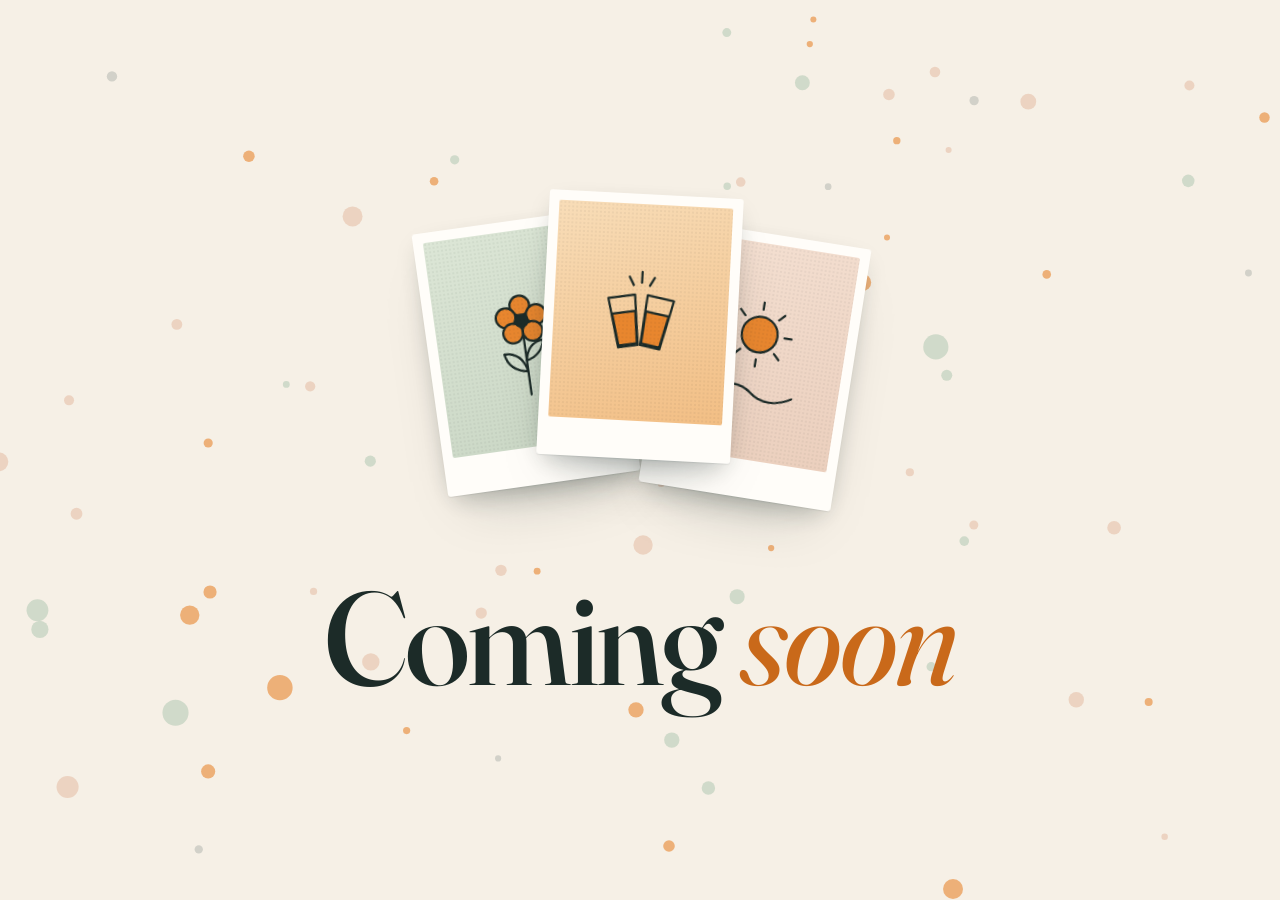
<file: index.html>
<!DOCTYPE html>
<html lang="en">
<head>
  <meta charset="utf-8">
  <meta name="viewport" content="width=device-width, initial-scale=1, viewport-fit=cover">
  <title>Dr. Jaskeet — Coming soon</title>
  <meta name="description" content="Coming soon.">
  <meta name="theme-color" content="#F6F0E6">
  <link rel="icon" href="data:image/svg+xml,%3Csvg xmlns='http://www.w3.org/2000/svg' viewBox='0 0 64 64'%3E%3Crect width='64' height='64' rx='14' fill='%2317332F'/%3E%3Ccircle cx='32' cy='27' r='9' fill='%23E8862E'/%3E%3Cpath d='M32 36v16' stroke='%23F6F0E6' stroke-width='4' stroke-linecap='round'/%3E%3C/svg%3E">
  <link rel="preconnect" href="https://fonts.googleapis.com">
  <link rel="preconnect" href="https://fonts.gstatic.com" crossorigin>
  <link href="https://fonts.googleapis.com/css2?family=Caveat:wght@500;600&family=DM+Sans:opsz,wght@9..40,400;9..40,500;9..40,600&family=Fraunces:ital,opsz,wght@0,9..144,400;0,9..144,500;0,9..144,600;1,9..144,400;1,9..144,500&display=swap" rel="stylesheet">
  <link rel="stylesheet" href="styles.css?v=5">
  <style>
    /* Coming-soon page: only the words "Coming soon", with the story site's prints and colours. */
    body { min-height: 100vh; min-height: 100svh; display: grid; }
    main { display: grid; position: relative; overflow: hidden; }
    .soon.hero {
      min-height: 0; width: 100%;
      padding: 40px var(--gutter);
      grid-template-columns: 1fr;
      justify-items: center; align-content: center;
      gap: clamp(28px, 5vh, 56px);
      text-align: center;
    }
    .soon h1 { font-size: clamp(54px, 13vw, 132px); animation: rise .9s cubic-bezier(.2, .7, .2, 1) .5s both; }
    .soon .hero__stack { max-width: 440px; width: 100%; height: clamp(230px, 62vw, 330px); margin: 0; }
    .soon .hero__stack .print { width: 44%; padding-bottom: clamp(26px, 6vw, 38px); }
    .soon .print--a { left: 2%; top: 8%; }
    .soon .print--b { left: 28%; top: 0; }
    .soon .print--c { right: 2%; left: auto; top: 12%; }
    @keyframes rise { from { opacity: 0; translate: 0 18px; } }

    /* The prints drop in, then bob gently. */
    .soon .print { animation: drop .9s cubic-bezier(.2, .8, .2, 1) both, bob 6s ease-in-out infinite; }
    .soon .print--a { animation-delay: .1s, 1.1s; }
    .soon .print--b { animation-delay: .25s, 1.7s; animation-duration: .9s, 7s; }
    .soon .print--c { animation-delay: .4s, 1.4s; animation-duration: .9s, 6.5s; }
    @keyframes drop { from { opacity: 0; translate: 0 -40px; } }
    @keyframes bob { 0%, 100% { translate: 0 0; } 50% { translate: 0 -9px; } }

    .rays { transform-origin: 60px 56px; animation: spin 24s linear infinite; }
    @keyframes spin { to { transform: rotate(360deg); } }

    /* Particle field: canvas fills <main>, above the page background, below the hero. */
    .field { position: absolute; inset: 0; width: 100%; height: 100%; z-index: 0; pointer-events: none; display: block; }
    .soon.hero { position: relative; z-index: 1; }
  </style>
</head>
<body>


  <main>
    <canvas class="field" aria-hidden="true"></canvas>

    <section class="hero soon">
      <div class="hero__stack" aria-hidden="true">
        <figure class="print print--a">
          <div class="print__img tone-sage">
            <svg viewBox="0 0 120 150">
              <path d="M60 138V74" class="ln"/>
              <path d="M60 112c-14-2-22-10-24-22 13 0 21 8 24 22zM60 100c12-3 19-10 21-21-12 1-19 8-21 21z" class="ln"/>
              <g class="fill">
                <circle cx="60" cy="38" r="11"/><circle cx="43" cy="50" r="11"/><circle cx="77" cy="50" r="11"/>
                <circle cx="49" cy="68" r="11"/><circle cx="71" cy="68" r="11"/>
              </g>
              <circle cx="60" cy="55" r="8" class="dot"/>
            </svg>
          </div>
        </figure>
        <figure class="print print--b">
          <div class="print__img tone-juice">
            <svg viewBox="0 0 120 150">
              <g transform="rotate(-10 42 86)">
                <path d="M28 58h30l-4 56H32z" class="ln"/>
                <path d="M30 76h26l-2.6 36H32.6z" class="fill"/>
              </g>
              <g transform="rotate(10 78 86)">
                <path d="M62 58h30l-4 56H66z" class="ln"/>
                <path d="M64 76h26l-2.6 36H66.6z" class="fill"/>
              </g>
              <path d="M60 30v12M46 36l5 9M74 36l-5 9" class="ln"/>
            </svg>
          </div>
        </figure>
        <figure class="print print--c">
          <div class="print__img tone-blush">
            <svg viewBox="0 0 120 150">
              <circle cx="60" cy="56" r="20" class="fill"/>
              <path class="ln rays" d="M60 20v8M60 84v8M24 56h8M88 56h8M35 31l6 6M79 75l6 6M85 31l-6 6M41 75l-6 6"/>
              <path d="M14 122c18-10 34-10 46 0s30 10 46 0" class="ln"/>
            </svg>
          </div>
        </figure>
      </div>

      <h1>Coming <em>soon</em></h1>
    </section>
  </main>


  <script>
  (function () {
    'use strict';
    var canvas = document.querySelector('.field');
    if (!canvas || !canvas.getContext) return;
    var ctx = canvas.getContext('2d');
    if (!ctx) return;

    /* ---- Tunables ---- */
    var AREA_PER_PARTICLE = 14500;  /* px^2 per particle: ~70 on 1280x800, ~26 on 375x812 */
    var MIN_COUNT = 26, MAX_COUNT = 80;
    var REPEL_RADIUS = 140;         /* px */
    var REPEL_STRENGTH = 2.4;       /* push strength right at the cursor (higher = stronger) */
    var DRIFT_SPEED = 0.28;         /* px/frame at 60fps, typical wander speed */
    var TURN = 0.04;                /* how fast the wander heading changes (rad/frame) */
    var EASE = 0.025;               /* how quickly velocity settles back to drift (per frame) */
    var DPR_CAP = 2;

    var COLORS = ['#E8862E', '#C9D6C4', '#EBCFBD', '#17332F'];
    var ALPHAS = [0.6, 0.85, 0.9, 0.16];            /* green kept faint */
    var PICK = [0, 0, 0, 1, 1, 1, 2, 2, 2, 3];      /* weighted colour choice, green ~10% */

    var reduce = window.matchMedia && window.matchMedia('(prefers-reduced-motion: reduce)').matches;

    var W = 0, H = 0, dpr = 1, n = 0;
    var X, Y, VX, VY, R, HD, SP, CI;
    var px = 0, py = 0, active = false;
    var rect = canvas.getBoundingClientRect();
    var raf = 0, last = 0;

    function rnd(a, b) { return a + Math.random() * (b - a); }

    function seed(i) {
      var big = Math.random() < 0.12;
      X[i] = Math.random() * W;
      Y[i] = Math.random() * H;
      R[i] = big ? rnd(10, 14) : 3 + Math.pow(Math.random(), 1.8) * 7;
      HD[i] = Math.random() * 6.2832;
      SP[i] = DRIFT_SPEED * rnd(0.5, 1.4) * (big ? 0.6 : 1);
      VX[i] = Math.cos(HD[i]) * SP[i];
      VY[i] = Math.sin(HD[i]) * SP[i];
      CI[i] = PICK[(Math.random() * PICK.length) | 0];
    }

    function resize() {
      var w = canvas.clientWidth, h = canvas.clientHeight;
      if (!w || !h) return;
      var oldW = W, oldH = H;
      dpr = Math.min(window.devicePixelRatio || 1, DPR_CAP);
      canvas.width = Math.round(w * dpr);
      canvas.height = Math.round(h * dpr);
      W = w; H = h;
      ctx.setTransform(dpr, 0, 0, dpr, 0, 0);
      rect = canvas.getBoundingClientRect();
      var want = Math.max(MIN_COUNT, Math.min(MAX_COUNT, Math.round(W * H / AREA_PER_PARTICLE)));
      if (want !== n || !X) {
        n = want;
        X = new Float32Array(n); Y = new Float32Array(n);
        VX = new Float32Array(n); VY = new Float32Array(n);
        R = new Float32Array(n); HD = new Float32Array(n);
        SP = new Float32Array(n); CI = new Uint8Array(n);
        for (var i = 0; i < n; i++) seed(i);
      } else if (oldW && oldH) {
        var sx = W / oldW, sy = H / oldH;
        for (var j = 0; j < n; j++) { X[j] *= sx; Y[j] *= sy; }
      }
      draw();
    }

    function draw() {
      ctx.clearRect(0, 0, W, H);
      for (var i = 0; i < n; i++) {
        var c = CI[i];
        ctx.globalAlpha = ALPHAS[c];
        ctx.fillStyle = COLORS[c];
        ctx.beginPath();
        ctx.arc(X[i], Y[i], R[i], 0, 6.2832);
        ctx.fill();
      }
      ctx.globalAlpha = 1;
    }

    function frame(t) {
      raf = requestAnimationFrame(frame);
      var dt = last ? (t - last) / 16.667 : 1;
      last = t;
      if (dt > 3) dt = 3;
      var r2 = REPEL_RADIUS * REPEL_RADIUS;
      var ease = 1 - Math.pow(1 - EASE, dt);
      for (var i = 0; i < n; i++) {
        /* wander: heading random-walks, velocity eases toward it */
        HD[i] += (Math.random() - 0.5) * TURN * 2 * dt;
        VX[i] += (Math.cos(HD[i]) * SP[i] - VX[i]) * ease;
        VY[i] += (Math.sin(HD[i]) * SP[i] - VY[i]) * ease;
        /* cursor repulsion: stronger the closer it is */
        if (active) {
          var dx = X[i] - px, dy = Y[i] - py, d2 = dx * dx + dy * dy;
          if (d2 < r2) {
            var d = Math.sqrt(d2) || 0.001;
            var k = 1 - d / REPEL_RADIUS;
            var f = REPEL_STRENGTH * k * k * 0.72 * dt / d;
            VX[i] += dx * f;
            VY[i] += dy * f;
          }
        }
        X[i] += VX[i] * dt;
        Y[i] += VY[i] * dt;
        /* wrap off the edges */
        var m = R[i] + 2;
        if (X[i] < -m) X[i] = W + m; else if (X[i] > W + m) X[i] = -m;
        if (Y[i] < -m) Y[i] = H + m; else if (Y[i] > H + m) Y[i] = -m;
      }
      draw();
    }

    function start() { if (!raf && !reduce && !document.hidden) { last = 0; raf = requestAnimationFrame(frame); } }
    function stop() { if (raf) { cancelAnimationFrame(raf); raf = 0; } }

    function onMove(e) {
      px = e.clientX - rect.left;
      py = e.clientY - rect.top;
      active = true;
    }
    function off() { active = false; }

    resize();
    window.addEventListener('resize', resize);
    if (reduce) return;

    window.addEventListener('pointermove', onMove, { passive: true });
    window.addEventListener('pointerdown', onMove, { passive: true });
    window.addEventListener('pointerup', function (e) { if (e.pointerType !== 'mouse') off(); }, { passive: true });
    window.addEventListener('pointercancel', off, { passive: true });
    document.documentElement.addEventListener('pointerleave', off, { passive: true });
    window.addEventListener('blur', off);
    window.addEventListener('scroll', function () { rect = canvas.getBoundingClientRect(); }, { passive: true });
    document.addEventListener('visibilitychange', function () { if (document.hidden) { stop(); off(); } else start(); });
    start();
  })();
  </script>
</body>
</html>
</file>
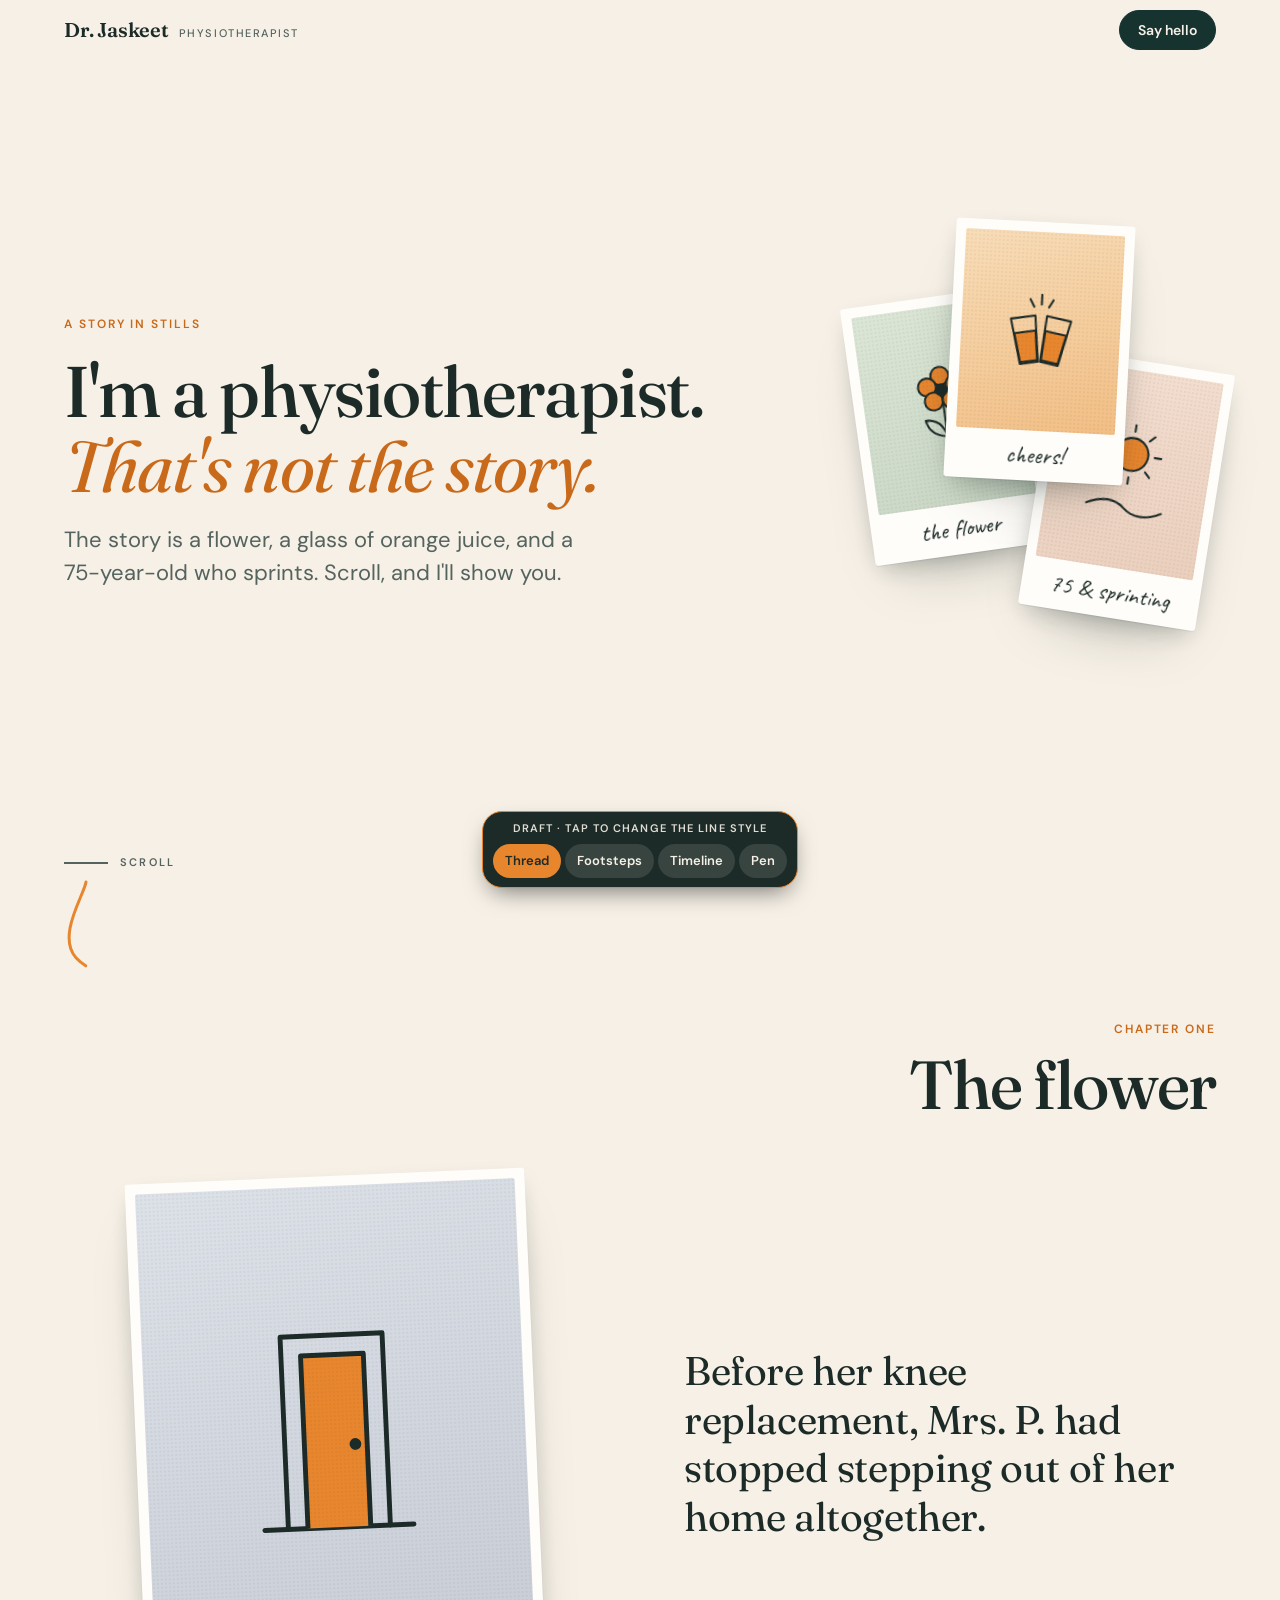
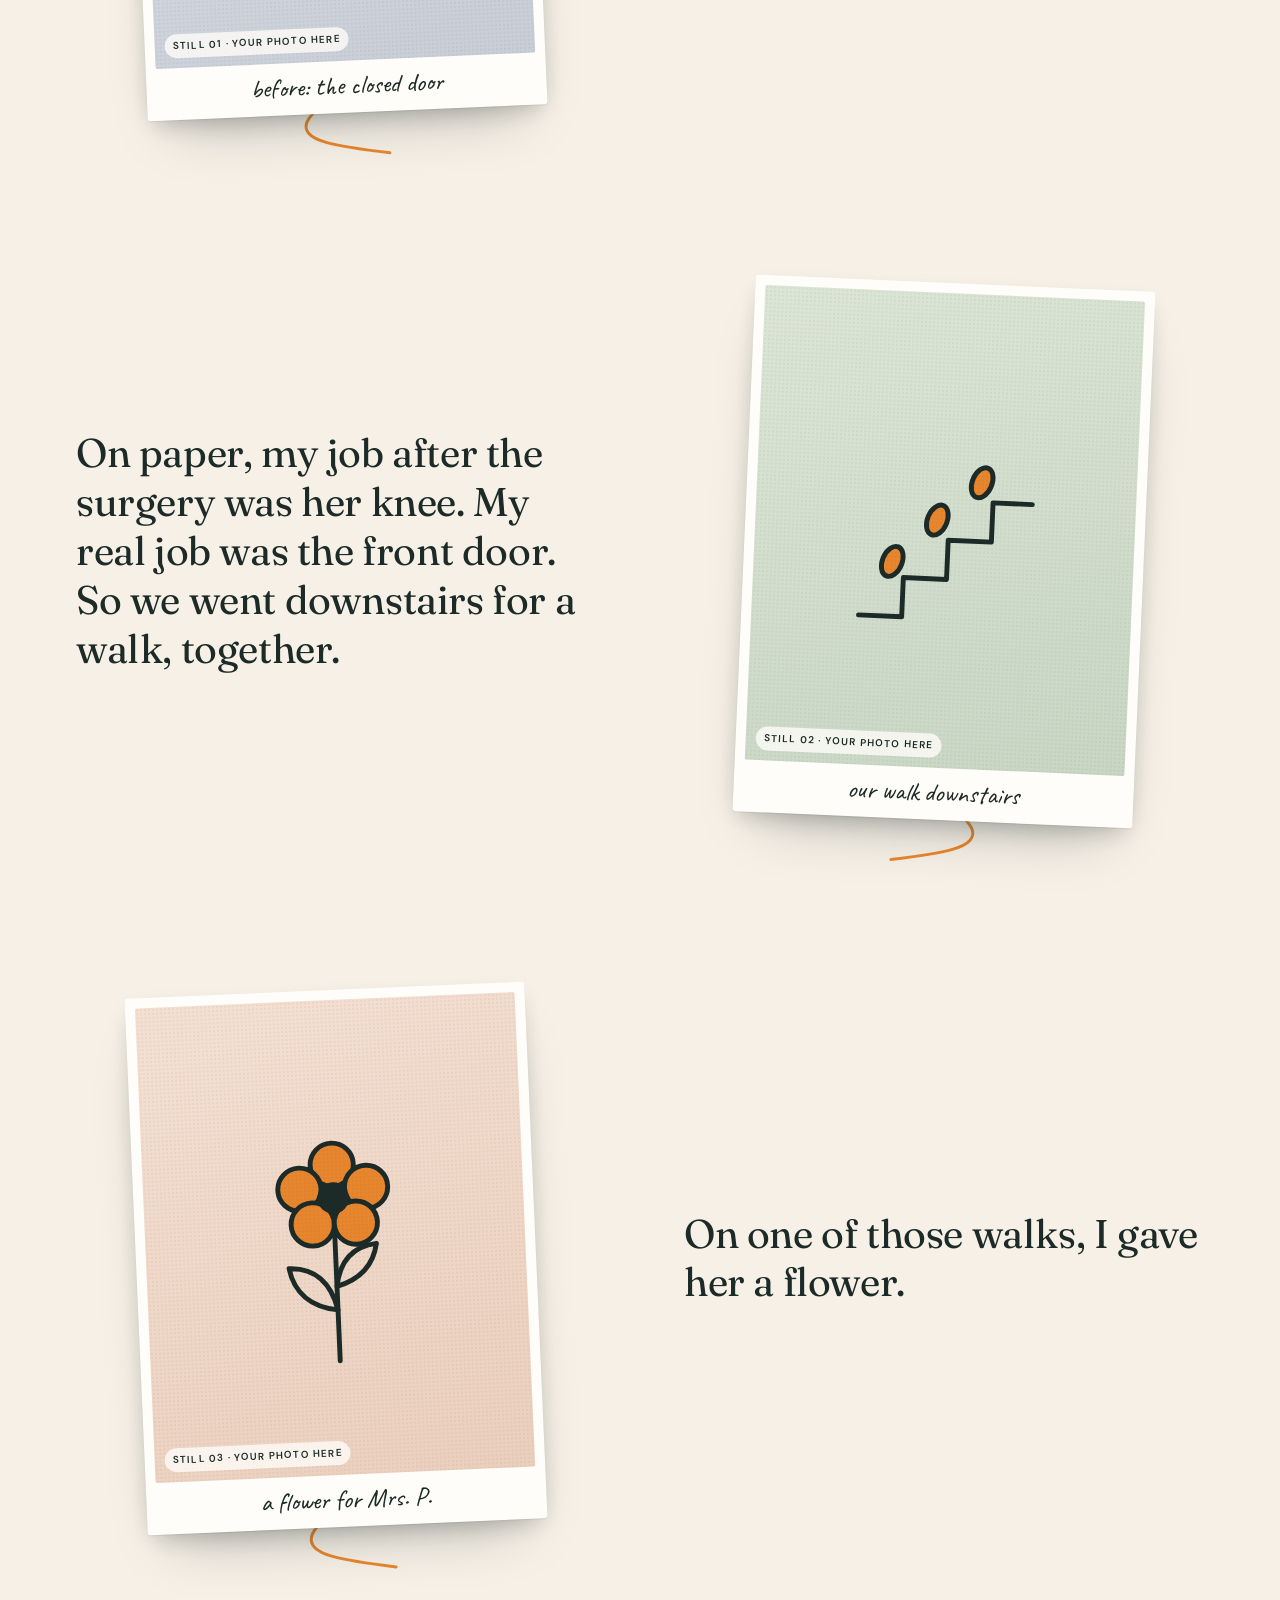
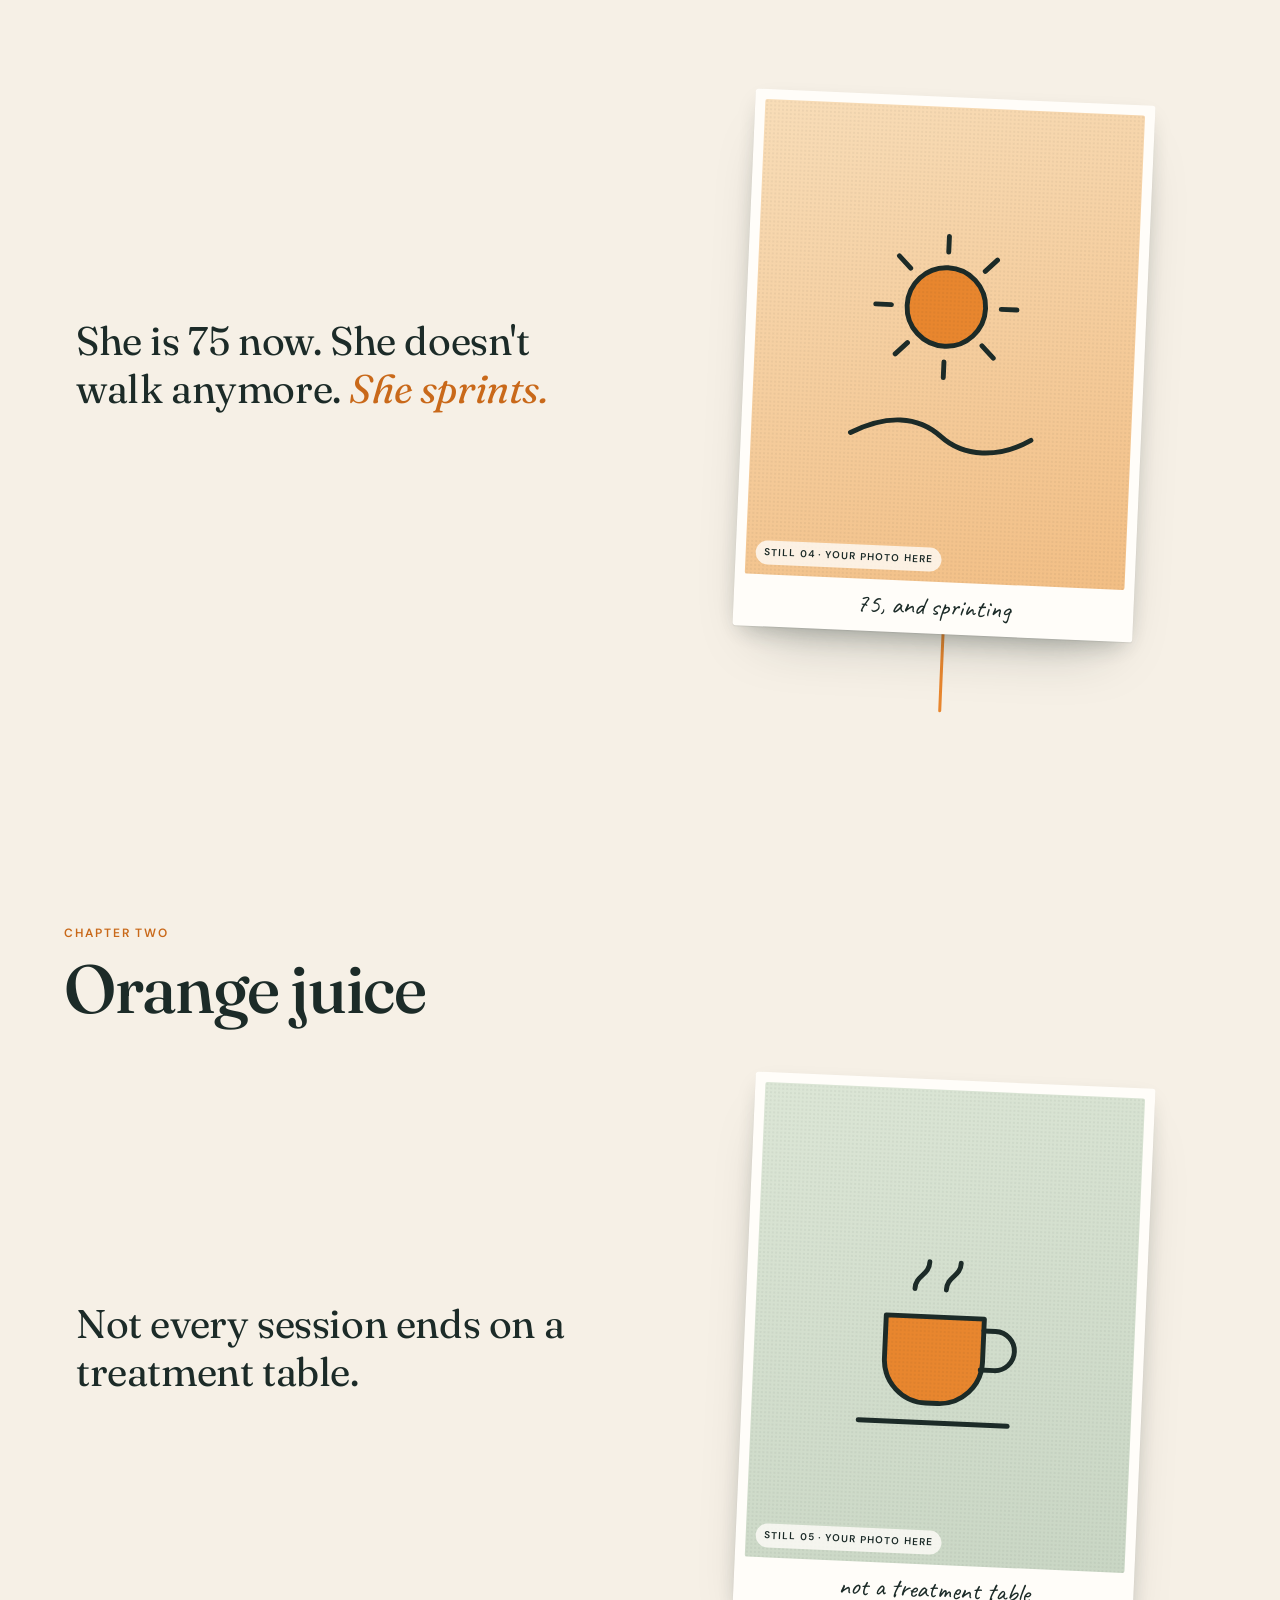
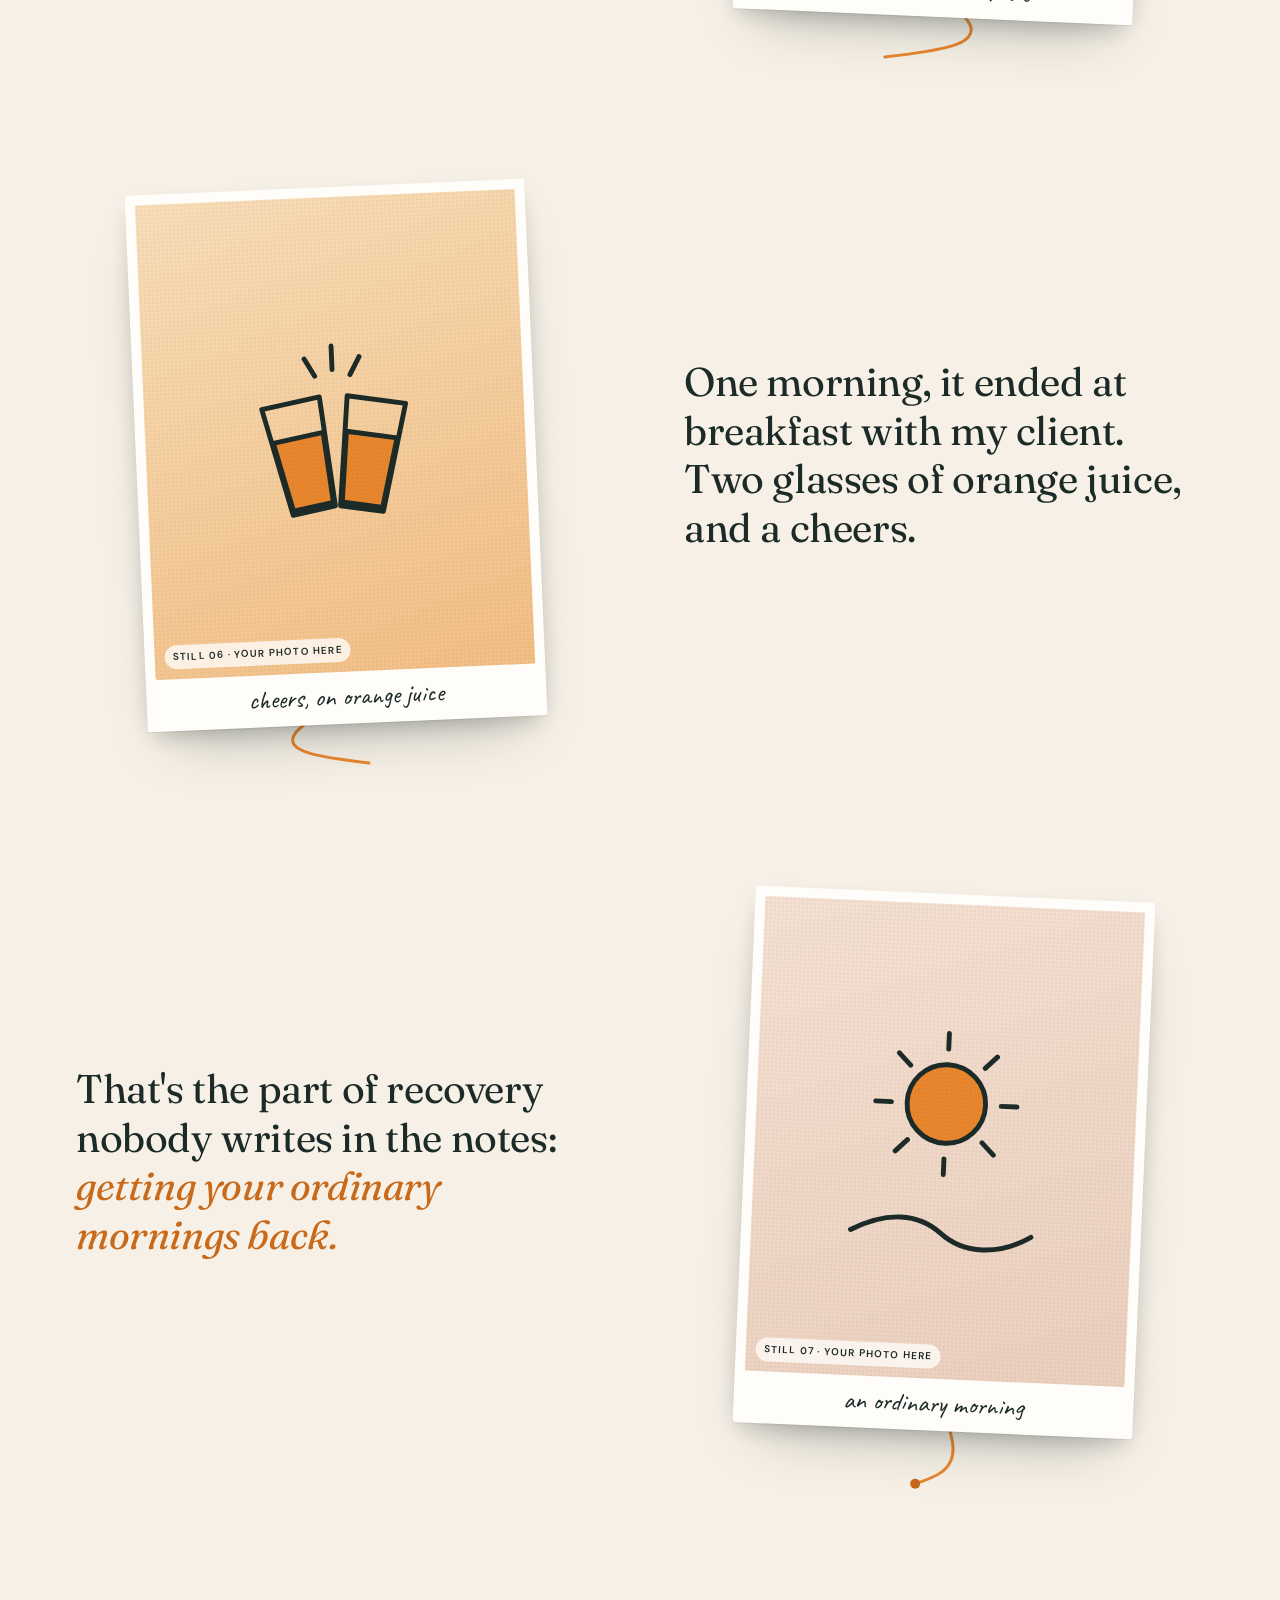
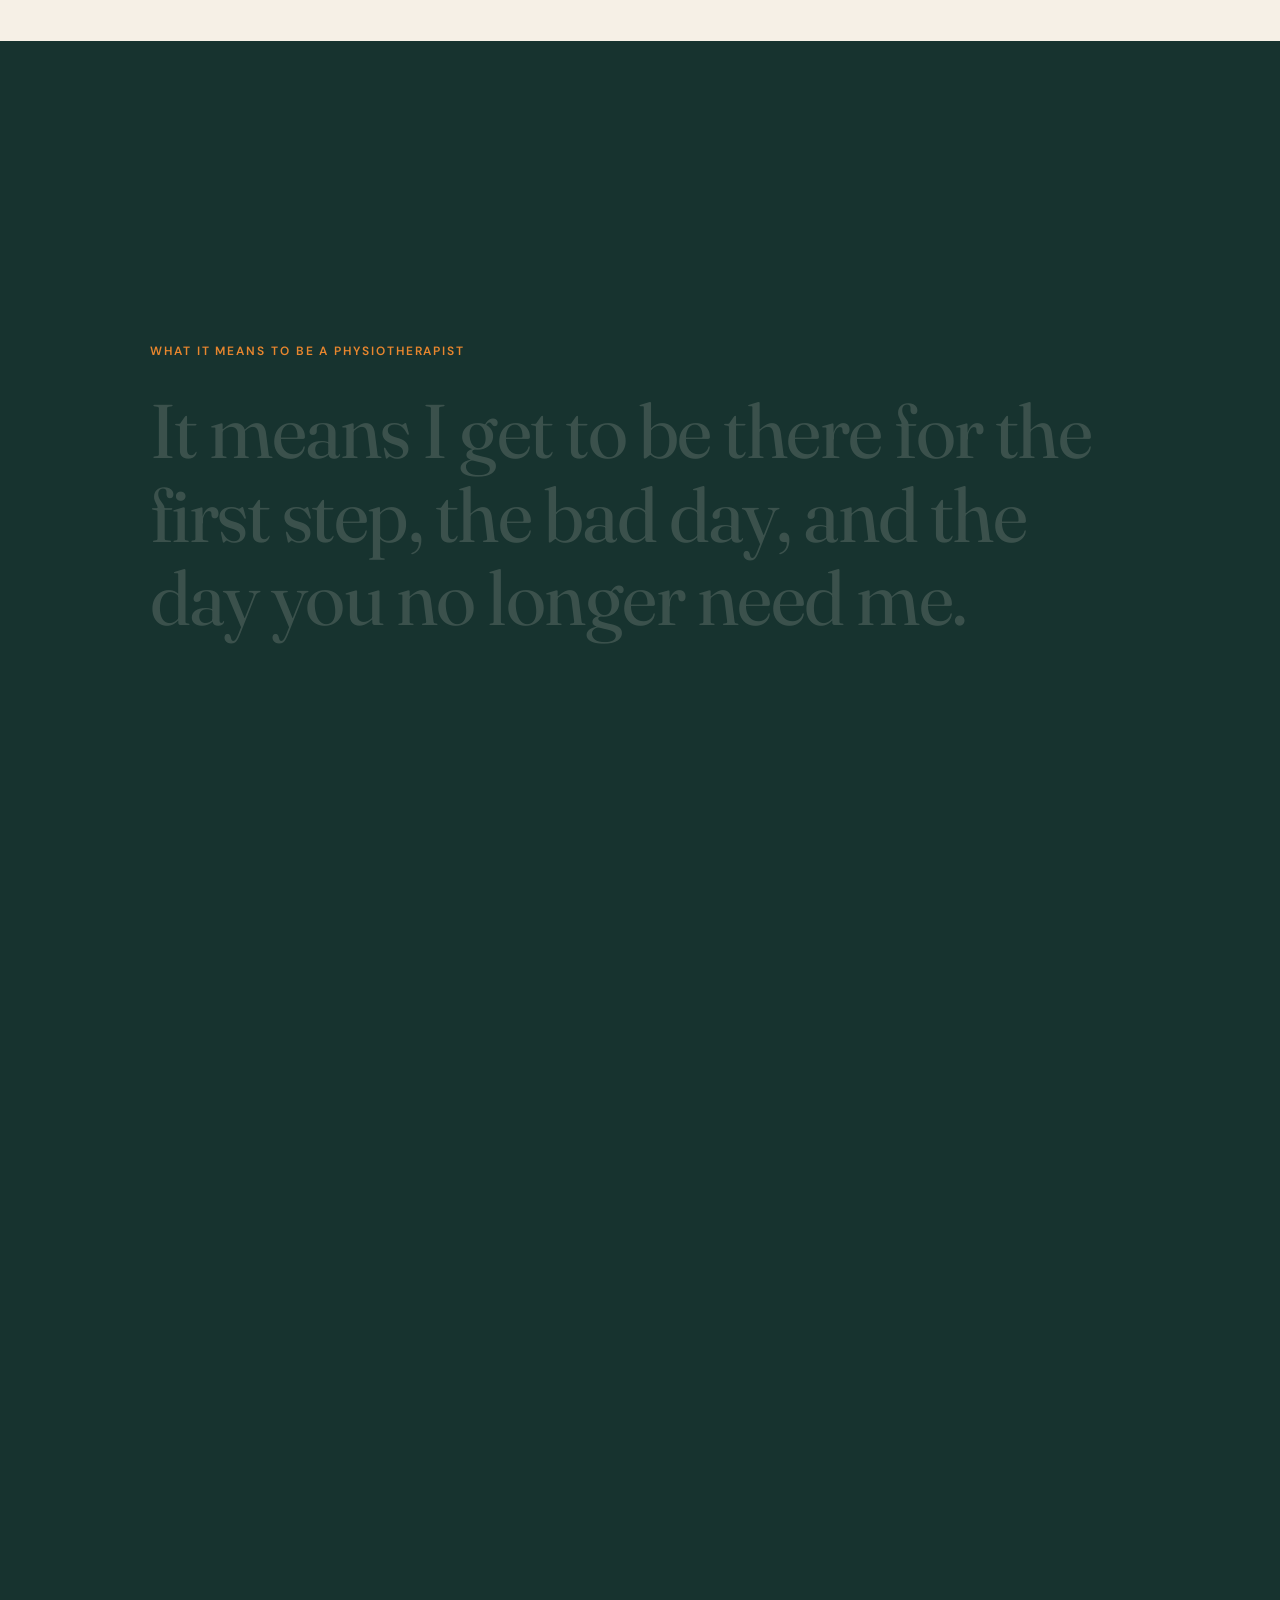
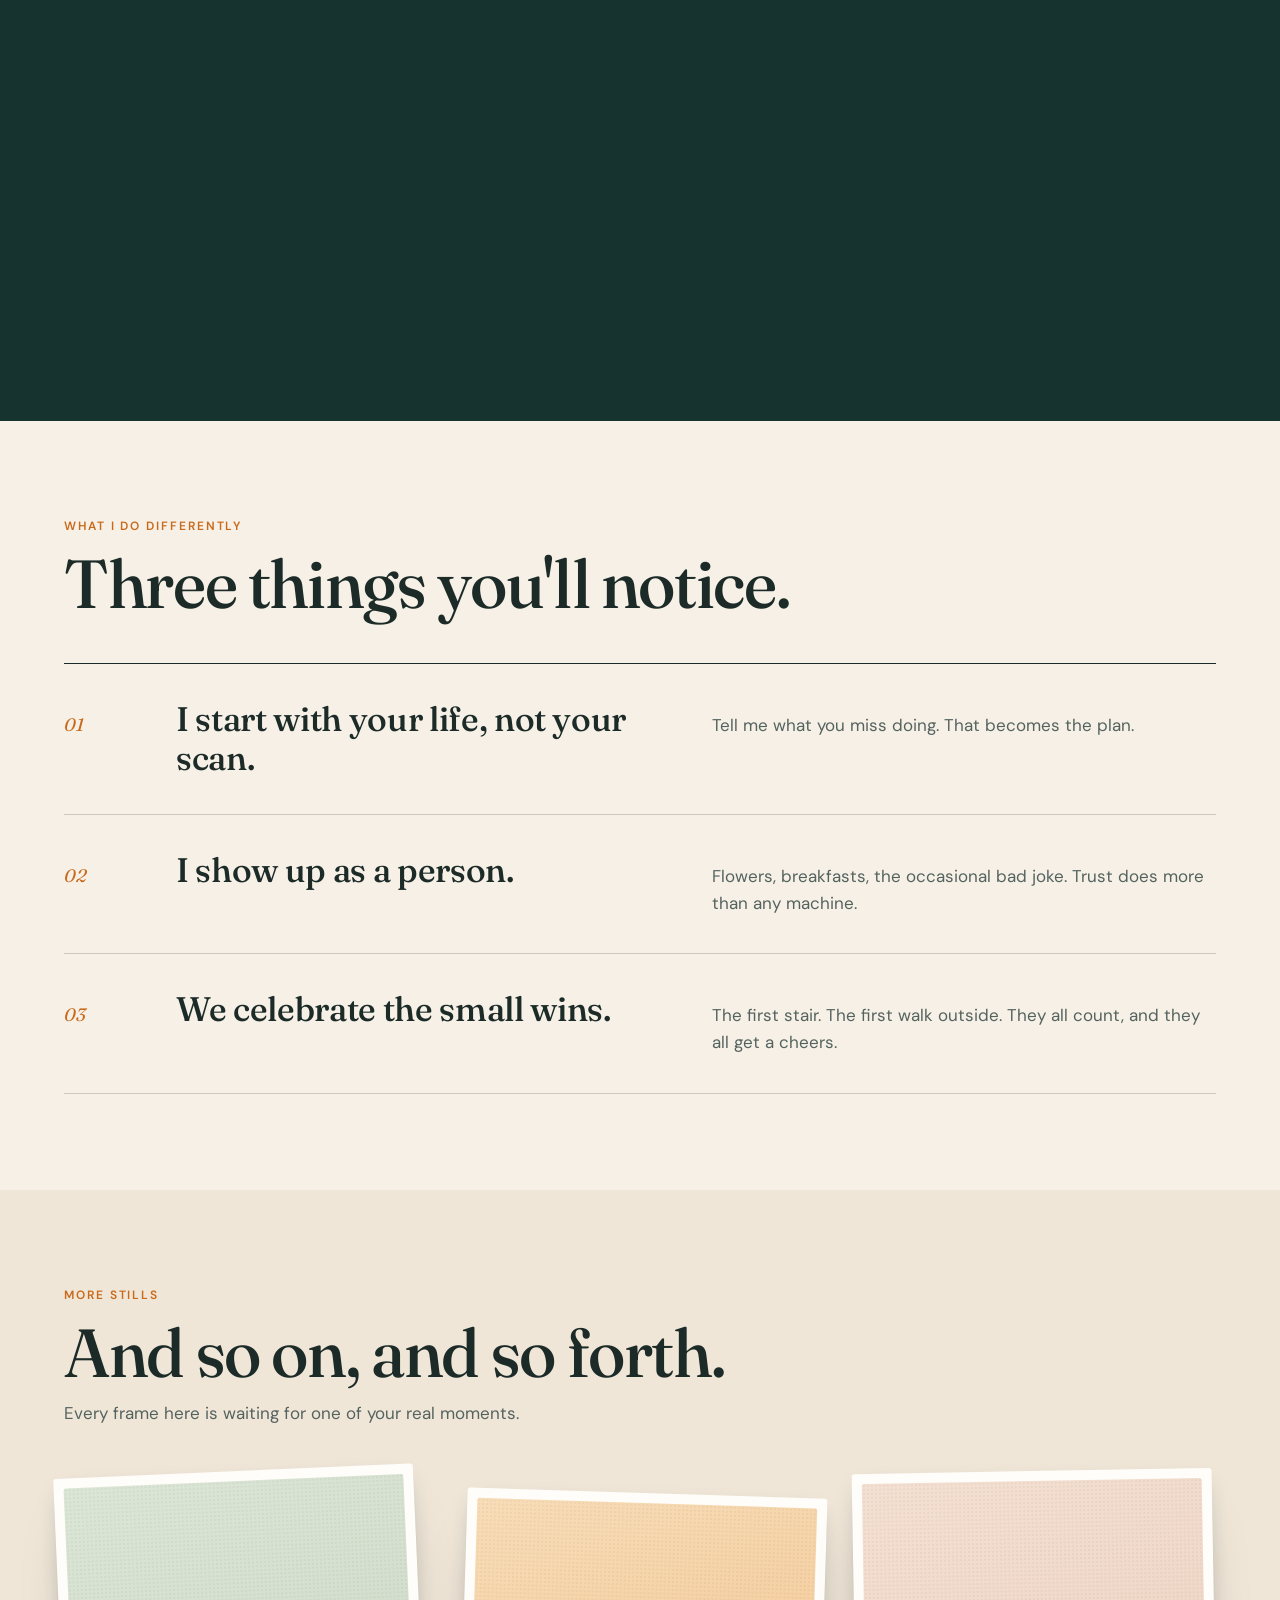
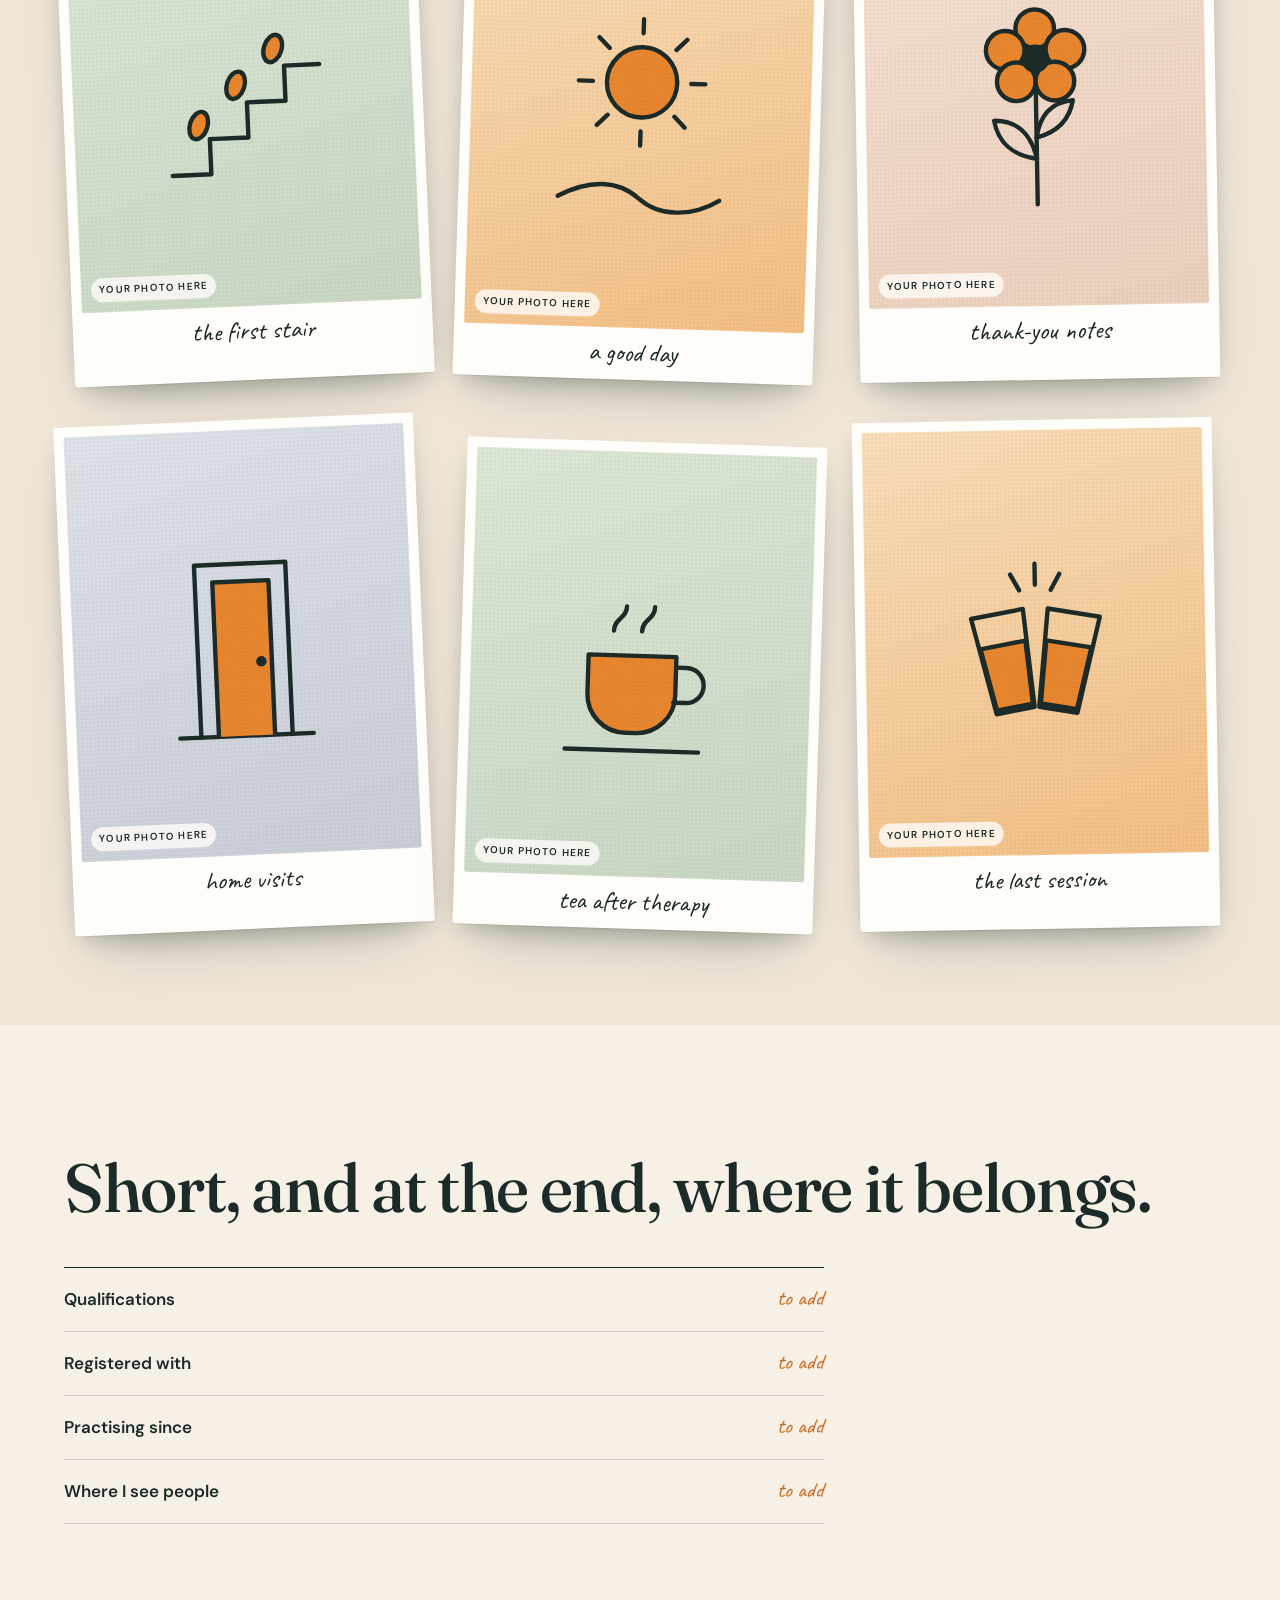
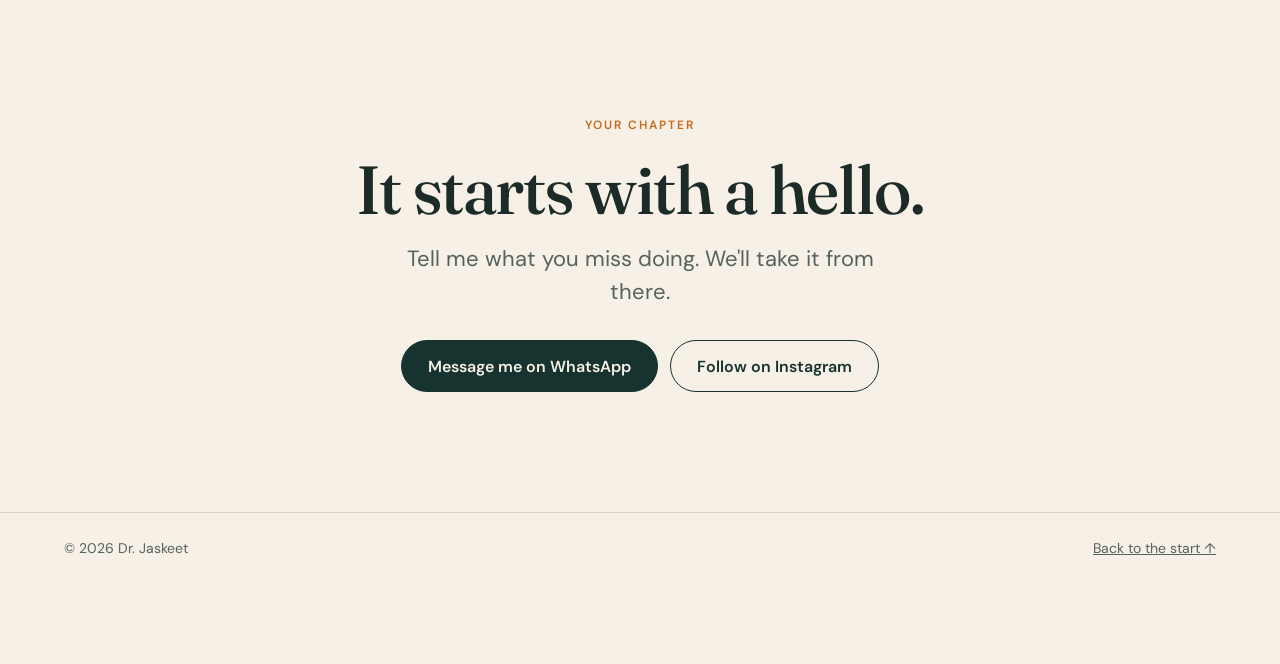
<file: preview/index.html>
<!DOCTYPE html>
<html lang="en" class="no-js">
<head>
  <meta charset="utf-8">
  <script>document.documentElement.classList.remove('no-js');</script>
  <meta name="viewport" content="width=device-width, initial-scale=1, viewport-fit=cover">
  <title>Dr. Jaskeet — Physiotherapist</title>
  <meta name="description" content="Dr. Jaskeet, physiotherapist. A few stills from my working days, and what they say about how I work.">
  <!-- Draft: keep search engines away until the real text and photos are in. Remove this line at launch. -->
  <meta name="robots" content="noindex, nofollow">
  <meta name="theme-color" content="#F6F0E6">
  <link rel="icon" href="data:image/svg+xml,%3Csvg xmlns='http://www.w3.org/2000/svg' viewBox='0 0 64 64'%3E%3Crect width='64' height='64' rx='14' fill='%2317332F'/%3E%3Ccircle cx='32' cy='27' r='9' fill='%23E8862E'/%3E%3Cpath d='M32 36v16' stroke='%23F6F0E6' stroke-width='4' stroke-linecap='round'/%3E%3C/svg%3E">
  <link rel="preconnect" href="https://fonts.googleapis.com">
  <link rel="preconnect" href="https://fonts.gstatic.com" crossorigin>
  <link href="https://fonts.googleapis.com/css2?family=Caveat:wght@500;600&family=DM+Sans:opsz,wght@9..40,400;9..40,500;9..40,600&family=Fraunces:ital,opsz,wght@0,9..144,400;0,9..144,500;0,9..144,600;1,9..144,400;1,9..144,500&display=swap" rel="stylesheet">
  <link rel="stylesheet" href="../styles.css?v=5">
</head>
<body>

  <div class="progress" aria-hidden="true"><span id="progressBar"></span></div>

  <header class="top" id="top">
    <a class="wordmark" href="#hero">Dr. Jaskeet<span>Physiotherapist</span></a>
    <a class="btn btn--small" href="#hello">Say hello</a>
  </header>

  <main>
    <svg class="trail" id="trail" aria-hidden="true"></svg>

    <!-- ───────────── Opening ───────────── -->
    <section class="hero" id="hero">
      <div class="hero__text">
        <p class="eyebrow reveal">A story in stills</p>
        <h1 class="reveal">I'm a physiotherapist.<br><em>That's not the story.</em></h1>
        <p class="lede reveal">The story is a flower, a glass of orange juice, and a 75-year-old who sprints. Scroll, and I'll show you.</p>
      </div>

      <div class="hero__stack" aria-hidden="true">
        <figure class="print print--a" data-drift="0.06">
          <div class="print__img tone-sage">
            <svg viewBox="0 0 120 150"><use href="#art-flower"/></svg>
          </div>
          <figcaption>the flower</figcaption>
        </figure>
        <figure class="print print--b" data-drift="-0.04">
          <div class="print__img tone-juice">
            <svg viewBox="0 0 120 150"><use href="#art-cheers"/></svg>
          </div>
          <figcaption>cheers!</figcaption>
        </figure>
        <figure class="print print--c" data-drift="0.1">
          <div class="print__img tone-blush">
            <svg viewBox="0 0 120 150"><use href="#art-sun"/></svg>
          </div>
          <figcaption>75 &amp; sprinting</figcaption>
        </figure>
      </div>

      <div class="scrollcue" aria-hidden="true" data-stop="start" data-side="right"><span></span>scroll</div>
    </section>

    <!-- ───────────── Chapter one ───────────── -->
    <section class="chapter" id="flower">
      <header class="chapter__head">
        <p class="eyebrow reveal">Chapter one</p>
        <h2 class="reveal">The flower</h2>
      </header>

      <div class="beats">
        <article class="beat" data-side="left">
          <figure class="print reveal" data-stop>
            <div class="print__img tone-dusk">
              <svg viewBox="0 0 120 150"><use href="#art-door"/></svg>
              <span class="tag">Still 01 · your photo here</span>
            </div>
            <figcaption>before: the closed door</figcaption>
          </figure>
          <p class="beat__text reveal">Before her knee replacement, Mrs. P. had stopped stepping out of her home altogether.</p>
        </article>

        <article class="beat" data-side="right">
          <figure class="print reveal" data-stop>
            <div class="print__img tone-sage">
              <svg viewBox="0 0 120 150"><use href="#art-steps"/></svg>
              <span class="tag">Still 02 · your photo here</span>
            </div>
            <figcaption>our walk downstairs</figcaption>
          </figure>
          <p class="beat__text reveal">On paper, my job after the surgery was her knee. My real job was the front door. So we went downstairs for a walk, together.</p>
        </article>

        <article class="beat" data-side="left">
          <figure class="print reveal" data-stop>
            <div class="print__img tone-blush">
              <svg viewBox="0 0 120 150"><use href="#art-flower"/></svg>
              <span class="tag">Still 03 · your photo here</span>
            </div>
            <figcaption>a flower for Mrs. P.</figcaption>
          </figure>
          <p class="beat__text reveal">On one of those walks, I gave her a flower.</p>
        </article>

        <article class="beat" data-side="right">
          <figure class="print reveal" data-stop>
            <div class="print__img tone-juice">
              <svg viewBox="0 0 120 150"><use href="#art-sun"/></svg>
              <span class="tag">Still 04 · your photo here</span>
            </div>
            <figcaption>75, and sprinting</figcaption>
          </figure>
          <p class="beat__text reveal">She is 75 now. She doesn't walk anymore. <em>She sprints.</em></p>
        </article>
      </div>
    </section>

    <!-- ───────────── Chapter two ───────────── -->
    <section class="chapter chapter--flip" id="juice">
      <header class="chapter__head">
        <p class="eyebrow reveal">Chapter two</p>
        <h2 class="reveal">Orange juice</h2>
      </header>

      <div class="beats">
        <article class="beat" data-side="right">
          <figure class="print reveal" data-stop>
            <div class="print__img tone-sage">
              <svg viewBox="0 0 120 150"><use href="#art-table"/></svg>
              <span class="tag">Still 05 · your photo here</span>
            </div>
            <figcaption>not a treatment table</figcaption>
          </figure>
          <p class="beat__text reveal">Not every session ends on a treatment table.</p>
        </article>

        <article class="beat" data-side="left">
          <figure class="print reveal" data-stop>
            <div class="print__img tone-juice">
              <svg viewBox="0 0 120 150"><use href="#art-cheers"/></svg>
              <span class="tag">Still 06 · your photo here</span>
            </div>
            <figcaption>cheers, on orange juice</figcaption>
          </figure>
          <p class="beat__text reveal">One morning, it ended at breakfast with my client. Two glasses of orange juice, and a cheers.</p>
        </article>

        <article class="beat" data-side="right">
          <figure class="print reveal" data-stop>
            <div class="print__img tone-blush">
              <svg viewBox="0 0 120 150"><use href="#art-sun"/></svg>
              <span class="tag">Still 07 · your photo here</span>
            </div>
            <figcaption>an ordinary morning</figcaption>
          </figure>
          <p class="beat__text reveal">That's the part of recovery nobody writes in the notes: <em>getting your ordinary mornings back.</em></p>
        </article>
      </div>
    </section>

    <!-- ───────────── Interlude ───────────── -->
    <section class="interlude" id="meaning" data-stop="end">
      <div class="interlude__pin">
        <p class="eyebrow">What it means to be a physiotherapist</p>
        <p class="interlude__line" id="wordReveal">It means I get to be there for the first step, the bad day, and the day you no longer need me.</p>
      </div>
    </section>

    <!-- ───────────── How I work ───────────── -->
    <section class="ways" id="ways">
      <header class="section__head">
        <p class="eyebrow reveal">What I do differently</p>
        <h2 class="reveal">Three things you'll notice.</h2>
      </header>
      <ol class="ways__list">
        <li class="reveal">
          <span class="num">01</span>
          <h3>I start with your life, not your scan.</h3>
          <p>Tell me what you miss doing. That becomes the plan.</p>
        </li>
        <li class="reveal">
          <span class="num">02</span>
          <h3>I show up as a person.</h3>
          <p>Flowers, breakfasts, the occasional bad joke. Trust does more than any machine.</p>
        </li>
        <li class="reveal">
          <span class="num">03</span>
          <h3>We celebrate the small wins.</h3>
          <p>The first stair. The first walk outside. They all count, and they all get a cheers.</p>
        </li>
      </ol>
    </section>

    <!-- ───────────── More stills ───────────── -->
    <section class="album" id="album">
      <header class="section__head">
        <p class="eyebrow reveal">More stills</p>
        <h2 class="reveal">And so on, and so forth.</h2>
        <p class="section__note reveal">Every frame here is waiting for one of your real moments.</p>
      </header>
      <div class="album__grid">
        <figure class="print reveal"><div class="print__img tone-sage"><svg viewBox="0 0 120 150"><use href="#art-steps"/></svg><span class="tag">your photo here</span></div><figcaption>the first stair</figcaption></figure>
        <figure class="print reveal"><div class="print__img tone-juice"><svg viewBox="0 0 120 150"><use href="#art-sun"/></svg><span class="tag">your photo here</span></div><figcaption>a good day</figcaption></figure>
        <figure class="print reveal"><div class="print__img tone-blush"><svg viewBox="0 0 120 150"><use href="#art-flower"/></svg><span class="tag">your photo here</span></div><figcaption>thank-you notes</figcaption></figure>
        <figure class="print reveal"><div class="print__img tone-dusk"><svg viewBox="0 0 120 150"><use href="#art-door"/></svg><span class="tag">your photo here</span></div><figcaption>home visits</figcaption></figure>
        <figure class="print reveal"><div class="print__img tone-sage"><svg viewBox="0 0 120 150"><use href="#art-table"/></svg><span class="tag">your photo here</span></div><figcaption>tea after therapy</figcaption></figure>
        <figure class="print reveal"><div class="print__img tone-juice"><svg viewBox="0 0 120 150"><use href="#art-cheers"/></svg><span class="tag">your photo here</span></div><figcaption>the last session</figcaption></figure>
      </div>
    </section>

    <!-- ───────────── The formal bit ───────────── -->
    <section class="formal" id="formal">
      <header class="section__head">
        <p class="eyebrow reveal">The formal bit</p>
        <h2 class="reveal">Short, and at the end, where it belongs.</h2>
      </header>
      <dl class="formal__list reveal">
        <div><dt>Qualifications</dt><dd class="todo">to add</dd></div>
        <div><dt>Registered with</dt><dd class="todo">to add</dd></div>
        <div><dt>Practising since</dt><dd class="todo">to add</dd></div>
        <div><dt>Where I see people</dt><dd class="todo">to add</dd></div>
      </dl>
    </section>

    <!-- ───────────── Hello ───────────── -->
    <section class="hello" id="hello">
      <p class="eyebrow reveal">Your chapter</p>
      <h2 class="reveal">It starts with a hello.</h2>
      <p class="lede reveal">Tell me what you miss doing. We'll take it from there.</p>
      <div class="hello__actions reveal">
        <a class="btn" href="#hello" data-todo="WhatsApp number">Message me on WhatsApp</a>
        <a class="btn btn--ghost" href="#hello" data-todo="Instagram handle">Follow on Instagram</a>
      </div>
    </section>

  </main>

  <footer class="foot">
    <span>© 2026 Dr. Jaskeet</span>
    <a href="#hero">Back to the start ↑</a>
  </footer>

  <!-- Draft only: lets you compare the line styles. Remove at launch. -->
  <div class="switcher" role="group" aria-label="Line style">
    <span class="switcher__label">Draft · tap to change the line style</span>
    <div class="switcher__row">
      <button type="button" data-line="thread">Thread</button>
      <button type="button" data-line="steps">Footsteps</button>
      <button type="button" data-line="spine">Timeline</button>
      <button type="button" data-line="pen">Pen</button>
    </div>
  </div>

  <!-- Line drawings used inside the empty photo frames -->
  <svg width="0" height="0" style="position:absolute" aria-hidden="true">
    <defs>
      <symbol id="art-flower" viewBox="0 0 120 150">
        <path d="M60 138V74" class="ln"/>
        <path d="M60 112c-14-2-22-10-24-22 13 0 21 8 24 22zM60 100c12-3 19-10 21-21-12 1-19 8-21 21z" class="ln"/>
        <g class="fill">
          <circle cx="60" cy="38" r="11"/><circle cx="43" cy="50" r="11"/><circle cx="77" cy="50" r="11"/>
          <circle cx="49" cy="68" r="11"/><circle cx="71" cy="68" r="11"/>
        </g>
        <circle cx="60" cy="55" r="8" class="dot"/>
      </symbol>
      <symbol id="art-cheers" viewBox="0 0 120 150">
        <g transform="rotate(-10 42 86)">
          <path d="M28 58h30l-4 56H32z" class="ln"/>
          <path d="M30 76h26l-2.6 36H32.6z" class="fill"/>
        </g>
        <g transform="rotate(10 78 86)">
          <path d="M62 58h30l-4 56H66z" class="ln"/>
          <path d="M64 76h26l-2.6 36H66.6z" class="fill"/>
        </g>
        <path d="M60 30v12M46 36l5 9M74 36l-5 9" class="ln"/>
      </symbol>
      <symbol id="art-sun" viewBox="0 0 120 150">
        <circle cx="60" cy="56" r="20" class="fill"/>
        <path d="M60 20v8M60 84v8M24 56h8M88 56h8M35 31l6 6M79 75l6 6M85 31l-6 6M41 75l-6 6" class="ln"/>
        <path d="M14 122c18-10 34-10 46 0s30 10 46 0" class="ln"/>
      </symbol>
      <symbol id="art-door" viewBox="0 0 120 150">
        <path d="M34 128V30h52v98" class="ln"/>
        <path d="M22 128h76" class="ln"/>
        <path d="M44 128V40h32v88" class="fill"/>
        <circle cx="70" cy="86" r="3" class="dot"/>
      </symbol>
      <symbol id="art-steps" viewBox="0 0 120 150">
        <path d="M18 120h22v-20h22V80h22V60h20" class="ln"/>
        <ellipse cx="34" cy="92" rx="5" ry="8" class="fill" transform="rotate(20 34 92)"/>
        <ellipse cx="56" cy="70" rx="5" ry="8" class="fill" transform="rotate(20 56 70)"/>
        <ellipse cx="78" cy="50" rx="5" ry="8" class="fill" transform="rotate(20 78 50)"/>
      </symbol>
      <symbol id="art-table" viewBox="0 0 120 150">
        <path d="M30 70h50v22a22 22 0 0 1-22 22h-6a22 22 0 0 1-22-22z" class="fill"/>
        <path d="M80 76h6a10 10 0 0 1 0 20h-7" class="ln"/>
        <path d="M18 124h76" class="ln"/>
        <path d="M44 56c0-7 7-7 7-14M60 56c0-7 7-7 7-14" class="ln"/>
      </symbol>
    </defs>
  </svg>

  <script src="../script.js?v=5"></script>
</body>
</html>
</file>
<file: styles.css>
/* Dr. Jaskeet — scrolling story site
   Palette: warm paper, deep green ink, orange-juice accent. */

:root {
  --paper: #F6F0E6;
  --paper-2: #EFE6D8;
  --ink: #1C2B28;
  --ink-soft: #55635F;
  --green: #17332F;
  --juice: #E8862E;
  --juice-deep: #C9691A;
  --sage: #C9D6C4;
  --blush: #EBCFBD;
  --dusk: #C8CDD6;
  --white: #FFFDF9;

  --serif: "Fraunces", Georgia, "Times New Roman", serif;
  --sans: "DM Sans", system-ui, -apple-system, "Segoe UI", sans-serif;
  --hand: "Caveat", "Segoe Script", cursive;

  --gutter: clamp(20px, 5vw, 64px);
  --header: 60px;
  --max: 1160px;
}

*, *::before, *::after { box-sizing: border-box; }
html { scroll-behavior: smooth; -webkit-text-size-adjust: 100%; }
body {
  margin: 0;
  background: var(--paper);
  color: var(--ink);
  font-family: var(--sans);
  font-size: 17px;
  line-height: 1.6;
  -webkit-font-smoothing: antialiased;
  overflow-x: hidden;
}
h1, h2, h3, p, figure, ol, dl, dd { margin: 0; }
ol { padding: 0; list-style: none; }
a { color: inherit; }
em { font-style: italic; }

/* ── Shared type ── */
.eyebrow {
  font-size: 12px;
  font-weight: 600;
  letter-spacing: .16em;
  text-transform: uppercase;
  color: var(--juice-deep);
}
h1, h2 {
  font-family: var(--serif);
  font-weight: 500;
  letter-spacing: -.02em;
  line-height: 1.04;
  text-wrap: balance;
}
h1 { font-size: clamp(42px, 9.5vw, 104px); }
h2 { font-size: clamp(34px, 6.4vw, 68px); }
h1 em, h2 em { color: var(--juice-deep); font-weight: 400; }
.lede {
  font-size: clamp(18px, 2.2vw, 22px);
  line-height: 1.5;
  color: var(--ink-soft);
  max-width: 34ch;
}

/* ── Buttons ── */
.btn {
  display: inline-flex;
  align-items: center;
  justify-content: center;
  min-height: 52px;
  padding: 0 26px;
  border-radius: 999px;
  background: var(--green);
  color: var(--paper);
  font-weight: 600;
  font-size: 16px;
  text-decoration: none;
  border: 1.5px solid var(--green);
  transition: transform .2s ease, background .2s ease, color .2s ease;
}
.btn:hover { transform: translateY(-2px); background: var(--juice-deep); border-color: var(--juice-deep); }
.btn--ghost { background: transparent; color: var(--green); }
.btn--ghost:hover { color: var(--paper); }
.btn--small { min-height: 40px; padding: 0 18px; font-size: 14px; }
.btn:focus-visible, a:focus-visible { outline: 3px solid var(--juice); outline-offset: 3px; }

/* ── Progress line + header ── */
.progress { position: fixed; inset: 0 0 auto 0; height: 3px; z-index: 60; }
.progress span {
  display: block; height: 100%; width: 100%;
  background: var(--juice);
  transform-origin: 0 50%;
  transform: scaleX(0);
}
.top {
  position: fixed; inset: 0 0 auto 0;
  height: var(--header);
  padding: 0 var(--gutter);
  display: flex; align-items: center; justify-content: space-between;
  z-index: 50;
  transition: background .3s ease, box-shadow .3s ease;
}
.top.is-stuck {
  background: rgba(246, 240, 230, .86);
  -webkit-backdrop-filter: blur(10px);
  backdrop-filter: blur(10px);
  box-shadow: 0 1px 0 rgba(28, 43, 40, .08);
}
.wordmark {
  font-family: var(--serif);
  font-size: 20px;
  font-weight: 600;
  letter-spacing: -.01em;
  text-decoration: none;
  display: flex; align-items: baseline; gap: 10px;
}
.wordmark span {
  font-family: var(--sans);
  font-size: 11px; font-weight: 500;
  letter-spacing: .14em; text-transform: uppercase;
  color: var(--ink-soft);
}
@media (max-width: 420px) { .wordmark span { display: none; } }

/* ── Photo prints (the empty frames) ── */
.print {
  background: var(--white);
  padding: 10px 10px 0;
  border-radius: 3px;
  box-shadow:
    0 1px 1px rgba(28, 43, 40, .08),
    0 10px 24px -8px rgba(28, 43, 40, .28),
    0 30px 60px -30px rgba(28, 43, 40, .35);
}
.print__img {
  position: relative;
  aspect-ratio: 4 / 5;
  border-radius: 2px;
  overflow: hidden;
  display: grid; place-items: center;
}
.print__img svg { width: 62%; height: auto; }
.print__img::after { /* soft film grain */
  content: ""; position: absolute; inset: 0; pointer-events: none;
  background-image: radial-gradient(rgba(28, 43, 40, .09) 1px, transparent 1px);
  background-size: 4px 4px;
  mix-blend-mode: multiply; opacity: .5;
}
.print figcaption {
  font-family: var(--hand);
  font-size: clamp(20px, 2.4vw, 26px);
  line-height: 1;
  text-align: center;
  padding: 12px 4px 14px;
  color: var(--ink);
}
.tag {
  position: absolute; left: 10px; bottom: 10px; z-index: 1;
  font-size: 10px; font-weight: 600; letter-spacing: .12em; text-transform: uppercase;
  color: var(--ink); background: rgba(255, 253, 249, .8);
  padding: 4px 8px; border-radius: 999px;
}
.tone-sage  { background: linear-gradient(160deg, #DCE6D6, var(--sage)); }
.tone-juice { background: linear-gradient(160deg, #F8DDB8, #F2BE84); }
.tone-blush { background: linear-gradient(160deg, #F4E0D2, var(--blush)); }
.tone-dusk  { background: linear-gradient(160deg, #DDE1E8, var(--dusk)); }

.ln   { fill: none; stroke: var(--ink); stroke-width: 2.5; stroke-linecap: round; stroke-linejoin: round; }
.fill { fill: var(--juice); stroke: var(--ink); stroke-width: 2.5; stroke-linejoin: round; }
.dot  { fill: var(--ink); }

/* ── Hero ── */
.hero {
  position: relative;
  min-height: 100vh; min-height: 100svh;
  padding: calc(var(--header) + 32px) var(--gutter) 88px;
  display: grid;
  gap: 36px;
  align-content: center;
  max-width: calc(var(--max) + 2 * var(--gutter));
  margin: 0 auto;
}
.hero__text { display: grid; gap: 20px; }
.hero__stack {
  position: relative;
  height: clamp(230px, 62vw, 300px);
  max-width: 420px;
  width: 100%;
  margin: 0 auto;
}
.hero__stack .print { position: absolute; width: 44%; will-change: transform; }
.print--a { left: 2%;  top: 8%;  --r: -8deg; transform: rotate(var(--r)) translateY(var(--dy, 0)); }
.print--b { left: 28%; top: 0;   --r: 3deg;  transform: rotate(var(--r)) translateY(var(--dy, 0)); z-index: 2; }
.print--c { right: 2%; top: 12%; --r: 9deg;  transform: rotate(var(--r)) translateY(var(--dy, 0)); }
.hero__stack figcaption { font-size: 18px; padding: 8px 2px 10px; }

.scrollcue {
  position: absolute; left: var(--gutter); bottom: 28px;
  display: flex; align-items: center; gap: 12px;
  font-size: 11px; font-weight: 600; letter-spacing: .2em; text-transform: uppercase;
  color: var(--ink-soft);
}
.scrollcue span {
  width: 44px; height: 1.5px; background: var(--ink-soft);
  transform-origin: 0 50%;
  animation: cue 2.2s ease-in-out infinite;
}
@keyframes cue { 0%, 100% { transform: scaleX(.3); } 50% { transform: scaleX(1); } }

@media (min-width: 900px) {
  .hero { grid-template-columns: 1.35fr .65fr; align-items: center; gap: 48px; }
  .hero h1 { font-size: clamp(56px, 5.6vw, 76px); }
  .hero h1 em { white-space: nowrap; }
  .hero__stack { height: 460px; max-width: none; }
  .hero__stack .print { width: 50%; }
  .print--a { left: 0; top: 16%; }
  .print--b { left: 26%; top: 0; }
  .print--c { right: 0; top: 30%; }
  .hero__stack figcaption { font-size: 24px; padding: 12px 4px 14px; }
}

/* ── Chapters: pictures in a zigzag, joined by the doodle line ── */
.chapter {
  max-width: calc(var(--max) + 2 * var(--gutter));
  margin: 0 auto;
  padding: 72px var(--gutter) 0;
}
.chapter__head { display: grid; gap: 10px; }

.beats {
  --lane: 48px;          /* strip kept clear beside the text for the line, on phones */
  display: grid;
  gap: 96px;
  padding: 44px 0 110px;
}
.beat { display: grid; gap: 36px; justify-items: center; }
.beat .print {
  position: relative; z-index: 2;   /* above the line, so it passes behind each picture */
  width: min(74%, 300px);
  --r: -2.5deg;
}
.beat[data-side="right"] .print { --r: 2.5deg; }
.beat .print.reveal { opacity: 0; transform: rotate(calc(var(--r) * 3)) scale(.94); }
.beat .print.reveal.in { opacity: 1; transform: rotate(var(--r)); }
.beat .print.is-reached { animation: nudge .7s ease; }
@keyframes nudge { 35% { rotate: 2.4deg; } 70% { rotate: -1.2deg; } }

.beat__text {
  font-family: var(--serif);
  font-size: clamp(24px, 3.4vw, 40px);
  line-height: 1.22;
  letter-spacing: -.01em;
  justify-self: start;
  max-width: calc(20ch + var(--lane));
}
.beat__text em { color: var(--juice-deep); }
.beat[data-side="left"] .beat__text { padding-left: var(--lane); }
.beat[data-side="right"] .beat__text { padding-right: var(--lane); }

@media (min-width: 900px) {
  .chapter { padding-top: 120px; }
  .chapter__head { text-align: right; justify-items: end; }
  .chapter--flip .chapter__head { text-align: left; justify-items: start; }
  .beats { gap: 170px; padding: 56px 0 170px; }
  .beat { grid-template-columns: 1fr 1fr; gap: 64px; align-items: center; }
  .beat .print { width: min(76%, 400px); }
  .beat[data-side="right"] .print { order: 2; }
  .beat[data-side] .beat__text { padding: 0; max-width: 20ch; justify-self: center; }
}

/* ── The line that leads through the story (four styles, picked by data-variant on <html>) ── */
main { position: relative; }
.trail { position: absolute; top: 0; left: 0; z-index: 1; pointer-events: none; overflow: visible; }
.trail path {
  fill: none;
  stroke: var(--juice);
  stroke-width: 3;
  stroke-linecap: round;
  stroke-linejoin: round;
}
.trail__dot { fill: var(--juice-deep); transition: opacity .3s ease; }

/* Footsteps: the line itself is hidden and footprints appear along it. */
[data-variant="steps"] .trail .seg { stroke: none; }
.trail .foot {
  fill: var(--green); stroke: none;
  opacity: 0;
  transition: opacity .25s ease, fill .5s ease;
}
.trail .foot.on { opacity: .72; }
.trail .foot.lead { fill: var(--juice-deep); opacity: 1; }

/* Timeline: a dot pops and a branch reaches out at each picture. */
.trail .node {
  fill: var(--paper); stroke: var(--juice); stroke-width: 3;
  transform-box: fill-box; transform-origin: center;
  transform: scale(0);
  transition: transform .4s cubic-bezier(.3, 1.6, .5, 1), fill .3s ease;
}
.trail .node.on { transform: scale(1); fill: var(--juice); }
.trail .branch, .trail .lasso {
  stroke-dasharray: 1; stroke-dashoffset: 1;
  opacity: 0;
  transition: stroke-dashoffset .35s ease, opacity 0s .35s;
}
.trail .branch { stroke-width: 2.5; }
.trail .branch.on { stroke-dashoffset: 0; opacity: 1; transition: stroke-dashoffset .5s ease .1s, opacity 0s; }
@media (max-width: 899px) {
  [data-variant="spine"] .chapter__head,
  [data-variant="spine"] .beats { padding-left: 40px; }
  [data-variant="spine"] .beat { justify-items: start; }
  [data-variant="spine"] .beat[data-side] .beat__text { padding: 0; }
}

/* Pen: thinner ink line, and each picture gets circled when the line arrives. */
[data-variant="pen"] .trail path { stroke: var(--ink); stroke-width: 2.2; }
[data-variant="pen"] .trail__dot { fill: var(--ink); }
.trail .lasso.on { stroke-dashoffset: 0; opacity: 1; transition: stroke-dashoffset 1.1s cubic-bezier(.4, 0, .2, 1), opacity 0s; }

/* Draft-only switcher for comparing the line styles. */
.switcher {
  position: fixed; left: 50%; bottom: calc(12px + env(safe-area-inset-bottom, 0px)); transform: translateX(-50%);
  z-index: 70;
  display: grid; gap: 6px; justify-items: center;
  max-width: calc(100vw - 16px);
  padding: 8px 10px 9px;
  border-radius: 20px;
  border: 1.5px solid var(--juice);
  background: var(--ink); color: var(--paper);
  box-shadow: 0 10px 24px -8px rgba(0, 0, 0, .55);
}
.switcher__label { font-size: 11px; font-weight: 600; letter-spacing: .1em; text-transform: uppercase; opacity: .9; white-space: nowrap; }
.switcher__row { display: flex; gap: 4px; }
.switcher button {
  font: inherit; font-size: 13px; font-weight: 600;
  min-height: 34px; padding: 0 12px;
  border: 0; border-radius: 999px;
  background: rgba(246, 240, 230, .12); color: var(--paper);
  cursor: pointer;
  transition: background .2s ease, color .2s ease;
}
.switcher button[aria-pressed="true"] { background: var(--juice); color: var(--ink); }
.switcher button:focus-visible { outline: 2px solid var(--paper); outline-offset: 2px; }

/* ── Interlude (dark, words light up as you scroll) ── */
.interlude {
  position: relative; z-index: 2;   /* the doodle line slips in behind this block */
  background: var(--green);
  color: var(--paper);
  height: 220vh;
  margin-top: 40px;
}
.interlude__pin {
  position: sticky; top: 0;
  height: 100vh; height: 100svh;
  padding: 0 var(--gutter);
  max-width: calc(980px + 2 * var(--gutter));
  margin: 0 auto;
  display: grid; align-content: center; gap: 28px;
}
.interlude .eyebrow { color: var(--juice); }
.interlude__line {
  font-family: var(--serif);
  font-size: clamp(32px, 6.2vw, 76px);
  line-height: 1.1;
  letter-spacing: -.02em;
}
.interlude__line .w { opacity: .16; transition: opacity .25s linear; }
.interlude__line .w.on { opacity: 1; }

/* ── Sections ── */
.section__head { display: grid; gap: 12px; margin-bottom: 44px; }
.section__note { color: var(--ink-soft); }
.ways, .album, .formal, .hello {
  max-width: calc(var(--max) + 2 * var(--gutter));
  margin: 0 auto;
  padding: 96px var(--gutter);
}

.ways__list { display: grid; gap: 0; border-top: 1.5px solid var(--ink); }
.ways__list li {
  display: grid; gap: 8px;
  padding: 28px 0;
  border-bottom: 1px solid rgba(28, 43, 40, .2);
}
.ways__list .num {
  font-family: var(--serif); font-style: italic;
  font-size: 18px; color: var(--juice-deep);
}
.ways__list h3 {
  font-family: var(--serif); font-weight: 500;
  font-size: clamp(24px, 3vw, 34px); line-height: 1.15; letter-spacing: -.01em;
}
.ways__list p { color: var(--ink-soft); max-width: 46ch; }
@media (min-width: 900px) {
  .ways__list li { grid-template-columns: 80px 1fr 1fr; gap: 32px; align-items: baseline; padding: 36px 0; }
}

.album { background: var(--paper-2); max-width: none; }
.album > * { max-width: var(--max); margin-left: auto; margin-right: auto; }
.album__grid {
  display: grid;
  grid-template-columns: repeat(2, 1fr);
  gap: 22px 16px;
}
.album__grid .print:nth-child(3n+1) { --r: -2.5deg; }
.album__grid .print:nth-child(3n+2) { --r: 1.8deg; margin-top: 22px; }
.album__grid .print:nth-child(3n)   { --r: -1deg; }
.album__grid .print { transition: transform .35s ease, opacity .7s ease; }
.album__grid .print.in { transform: rotate(var(--r)); }
.album__grid .print.in:hover { transform: rotate(0deg) translateY(-6px); }
@media (min-width: 760px) { .album__grid { grid-template-columns: repeat(3, 1fr); gap: 40px 36px; } }

.formal__list { display: grid; gap: 0; border-top: 1.5px solid var(--ink); max-width: 760px; }
.formal__list div {
  display: flex; justify-content: space-between; gap: 24px;
  padding: 18px 0;
  border-bottom: 1px solid rgba(28, 43, 40, .2);
}
.formal__list dt { font-weight: 600; }
.todo {
  font-family: var(--hand); font-size: 22px; line-height: 1.1;
  color: var(--juice-deep);
}

.hello { text-align: center; display: grid; justify-items: center; gap: 18px; padding-bottom: 120px; }
.hello__actions { display: flex; flex-wrap: wrap; gap: 12px; justify-content: center; margin-top: 14px; }

.foot {
  display: flex; justify-content: space-between; gap: 16px; flex-wrap: wrap;
  padding: 24px var(--gutter) 104px;
  font-size: 14px; color: var(--ink-soft);
  border-top: 1px solid rgba(28, 43, 40, .14);
}

.draft {
  position: fixed; left: 50%; bottom: 14px; transform: translateX(-50%);
  z-index: 70;
  white-space: nowrap;
  background: var(--ink); color: var(--paper);
  font-size: 11px; font-weight: 600; letter-spacing: .08em; text-transform: uppercase;
  padding: 8px 14px; border-radius: 999px;
  box-shadow: 0 8px 20px -8px rgba(0, 0, 0, .5);
}

/* ── Scroll-in reveals ── */
.reveal { opacity: 0; transform: translateY(18px); transition: opacity .7s ease, transform .7s cubic-bezier(.2, .7, .2, 1); }
.reveal.in { opacity: 1; transform: none; }
.hero .reveal:nth-child(2) { transition-delay: .1s; }
.hero .reveal:nth-child(3) { transition-delay: .22s; }

/* No JavaScript, or motion turned off: show everything, animate nothing. */
.no-js .reveal, .no-js .interlude__line .w { opacity: 1; transform: none; }
@media (prefers-reduced-motion: reduce) {
  html { scroll-behavior: auto; }
  *, *::before, *::after { animation: none !important; transition: none !important; }
  .reveal { opacity: 1; transform: none; }
  .interlude { height: auto; }
  .interlude__pin { position: static; height: auto; padding-top: 96px; padding-bottom: 96px; }
  .interlude__line .w { opacity: 1; }
}
</file>
